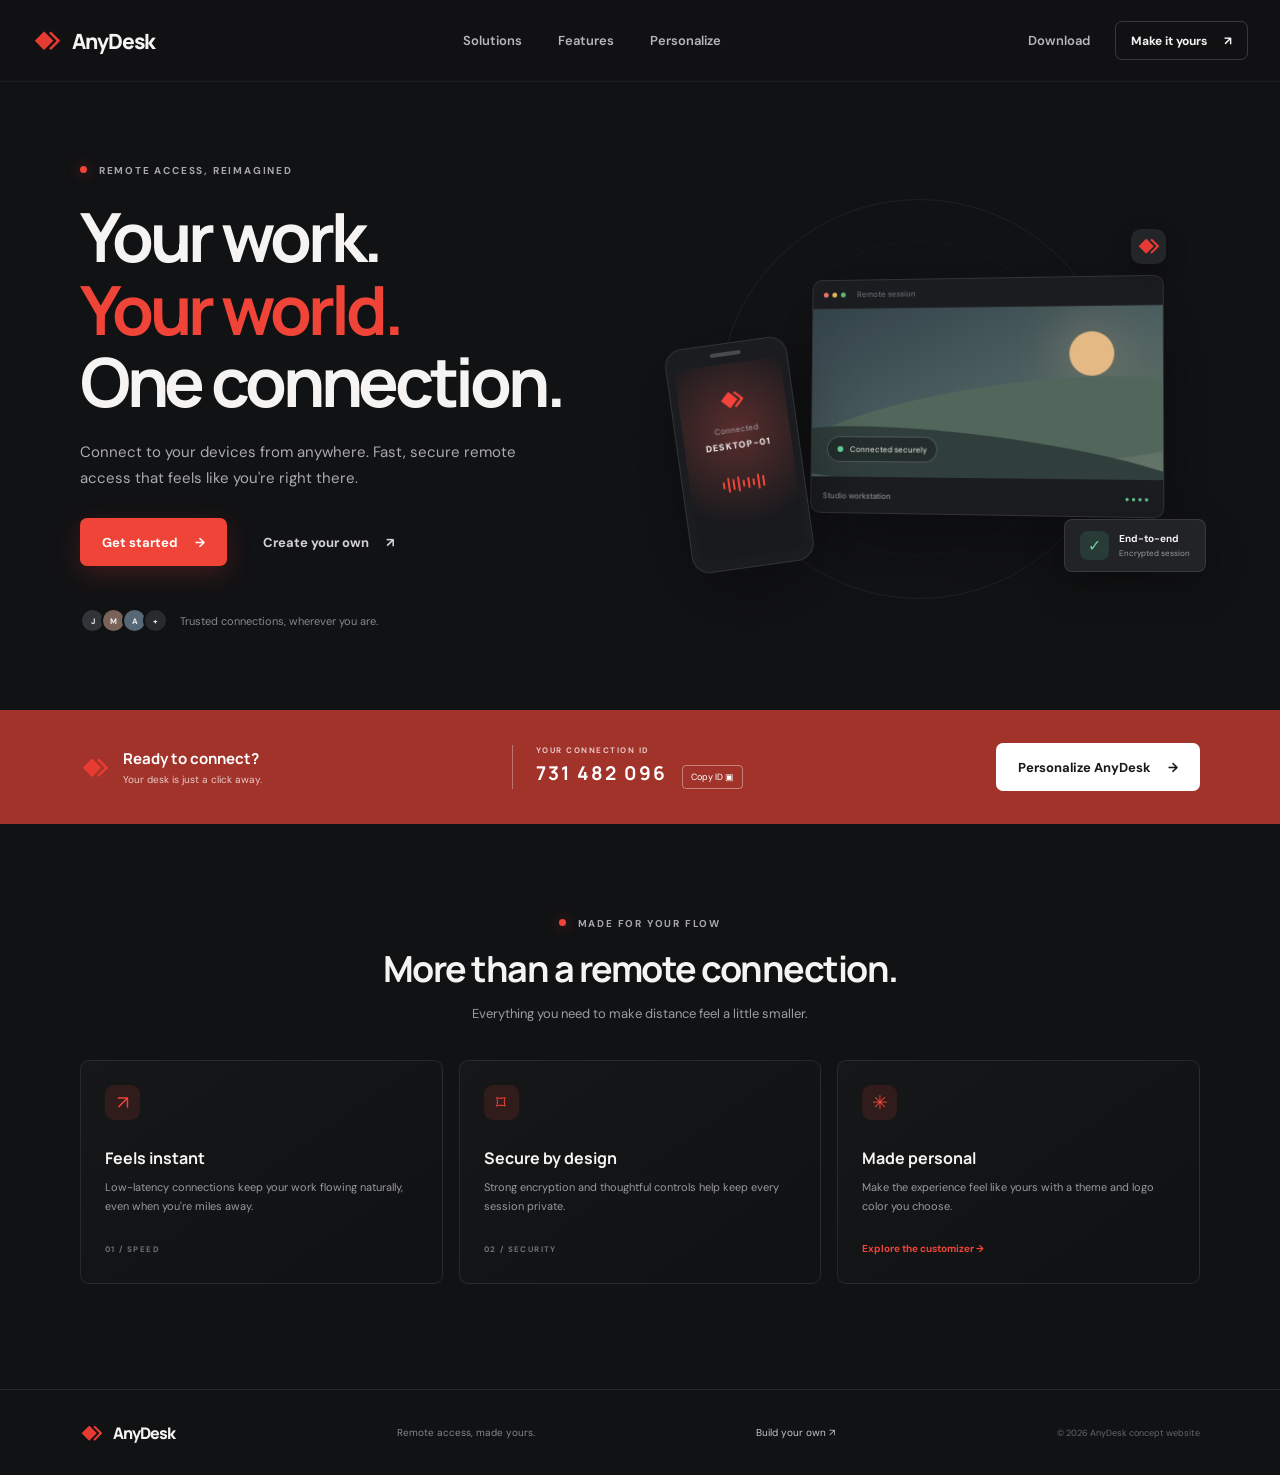
<file: index.html>
<!doctype html>
<html lang="en">
<head>
  <meta charset="utf-8">
  <meta name="viewport" content="width=device-width, initial-scale=1">
  <meta name="theme-color" content="#111214">
  <title>AnyDesk — Remote access made simple</title>
  <link rel="preconnect" href="https://fonts.googleapis.com">
  <link rel="preconnect" href="https://fonts.gstatic.com" crossorigin>
  <link href="https://fonts.googleapis.com/css2?family=DM+Sans:wght@400;500;600;700&family=Manrope:wght@400;500;600;700;800&display=swap" rel="stylesheet">
  <link rel="stylesheet" href="styles/style.css">
  <script src="scripts/script.js" defer></script>
</head>
<body>
  <header class="site-header">
    <a class="brand" href="index.html" aria-label="AnyDesk home">
      <img class="brand-mark" src="images/anydesk_logo.png" alt="" aria-hidden="true" style="object-fit: contain;">
      <span>AnyDesk</span>
    </a>
    <nav class="main-nav" aria-label="Main navigation">
      <a href="#solutions">Solutions</a>
      <a href="#features">Features</a>
      <a href="custom.html">Personalize</a>
    </nav>
    <div class="header-actions">
      <a class="text-link" href="#download">Download</a>
      <a class="button button-small button-outline" href="custom.html">Make it yours <span aria-hidden="true">↗</span></a>
    </div>
    <button class="menu-toggle" type="button" aria-label="Open navigation" aria-expanded="false">☰</button>
  </header>

  <main>
    <section class="hero section-wrap" id="solutions">
      <div class="hero-copy">
        <p class="eyebrow"><span class="eyebrow-dot"></span> REMOTE ACCESS, REIMAGINED</p>
        <h1>Your work.<br><span>Your world.</span><br>One connection.</h1>
        <p class="hero-description">Connect to your devices from anywhere. Fast, secure remote access that feels like you're right there.</p>
        <div class="hero-actions">
          <a class="button button-primary" href="#download">Get started <span aria-hidden="true">→</span></a>
          <a class="button button-quiet" href="custom.html">Create your own <span aria-hidden="true">↗</span></a>
        </div>
        <div class="trusted-line">
          <div class="mini-avatars" aria-hidden="true"><span>J</span><span>M</span><span>A</span><span>+</span></div>
          <p>Trusted connections, wherever you are.</p>
        </div>
      </div>
      <div class="hero-visual" aria-label="Illustration of connected devices">
        <div class="orbit orbit-one"></div>
        <div class="orbit orbit-two"></div>
        <div class="device-card laptop-card">
          <div class="window-top"><span></span><span></span><span></span><i>Remote session</i></div>
          <div class="desktop-scene">
            <div class="scene-sun"></div><div class="scene-hill scene-hill-back"></div><div class="scene-hill scene-hill-front"></div>
            <div class="scene-status"><span class="online-dot"></span> Connected securely</div>
          </div>
          <div class="device-footer"><span>Studio workstation</span><span class="signal">●●●●</span></div>
        </div>
        <div class="device-card phone-card">
          <div class="phone-speaker"></div>
          <div class="phone-screen">
            <img class="brand-mark phone-logo" src="images/anydesk_bezier.svg" alt="" aria-hidden="true" style="object-fit: contain;">
            <span>Connected</span><strong>DESKTOP-01</strong>
            <div class="phone-wave"><b></b><b></b><b></b><b></b><b></b><b></b><b></b><b></b><b></b></div>
          </div>
        </div>
        <div class="floating-badge"><span class="shield-icon">✓</span><span><b>End-to-end</b><small>Encrypted session</small></span></div>
        <div class="visual-brand" aria-hidden="true"><img class="brand-mark" src="images/anydesk_logo.png" alt="" aria-hidden="true" style="object-fit: contain;"></div>
      </div>
    </section>

    <section class="connection-strip" id="download">
      <div class="strip-inner">
        <div class="strip-brand">
          <img class="brand-mark" src="images/anydesk_logo.png" alt="" aria-hidden="true" style="object-fit: contain;">
          <span><b>Ready to connect?</b><small>Your desk is just a click away.</small></span>
        </div>
        <div class="connect-input">
          <span class="connection-label">YOUR CONNECTION ID</span>
          <strong id="connection-id">731 482 096</strong>
          <button class="copy-button" type="button" data-copy-id aria-label="Copy connection ID">Copy ID <span aria-hidden="true">▣</span></button>
        </div>
        <a class="button button-light" href="custom.html">Personalize AnyDesk <span aria-hidden="true">→</span></a>
      </div>
      <p class="copy-status" role="status" aria-live="polite"></p>
    </section>

    <section class="features section-wrap" id="features">
      <div class="section-heading">
        <p class="eyebrow"><span class="eyebrow-dot"></span> MADE FOR YOUR FLOW</p>
        <h2>More than a remote connection.</h2>
        <p>Everything you need to make distance feel a little smaller.</p>
      </div>
      <div class="feature-grid">
        <article class="feature-card">
          <span class="feature-icon speed-icon">↗</span>
          <h3>Feels instant</h3>
          <p>Low-latency connections keep your work flowing naturally, even when you're miles away.</p>
          <span class="feature-count">01 / SPEED</span>
        </article>
        <article class="feature-card">
          <span class="feature-icon lock-icon">⌑</span>
          <h3>Secure by design</h3>
          <p>Strong encryption and thoughtful controls help keep every session private.</p>
          <span class="feature-count">02 / SECURITY</span>
        </article>
        <article class="feature-card">
          <span class="feature-icon touch-icon">✳</span>
          <h3>Made personal</h3>
          <p>Make the experience feel like yours with a theme and logo color you choose.</p>
          <a class="feature-link" href="custom.html">Explore the customizer <span aria-hidden="true">→</span></a>
        </article>
      </div>
    </section>
  </main>

  <footer class="site-footer">
    <a class="brand footer-brand" href="index.html" aria-label="AnyDesk home">
      <img class="brand-mark" src="images/anydesk_logo.png" alt="" aria-hidden="true" style="object-fit: contain;">
      <span>AnyDesk</span>
    </a>
    <span>Remote access, made yours.</span>
    <a href="custom.html">Build your own <span aria-hidden="true">↗</span></a>
    <small>© 2026 AnyDesk concept website</small>
  </footer>
</body>
</html>
</file>
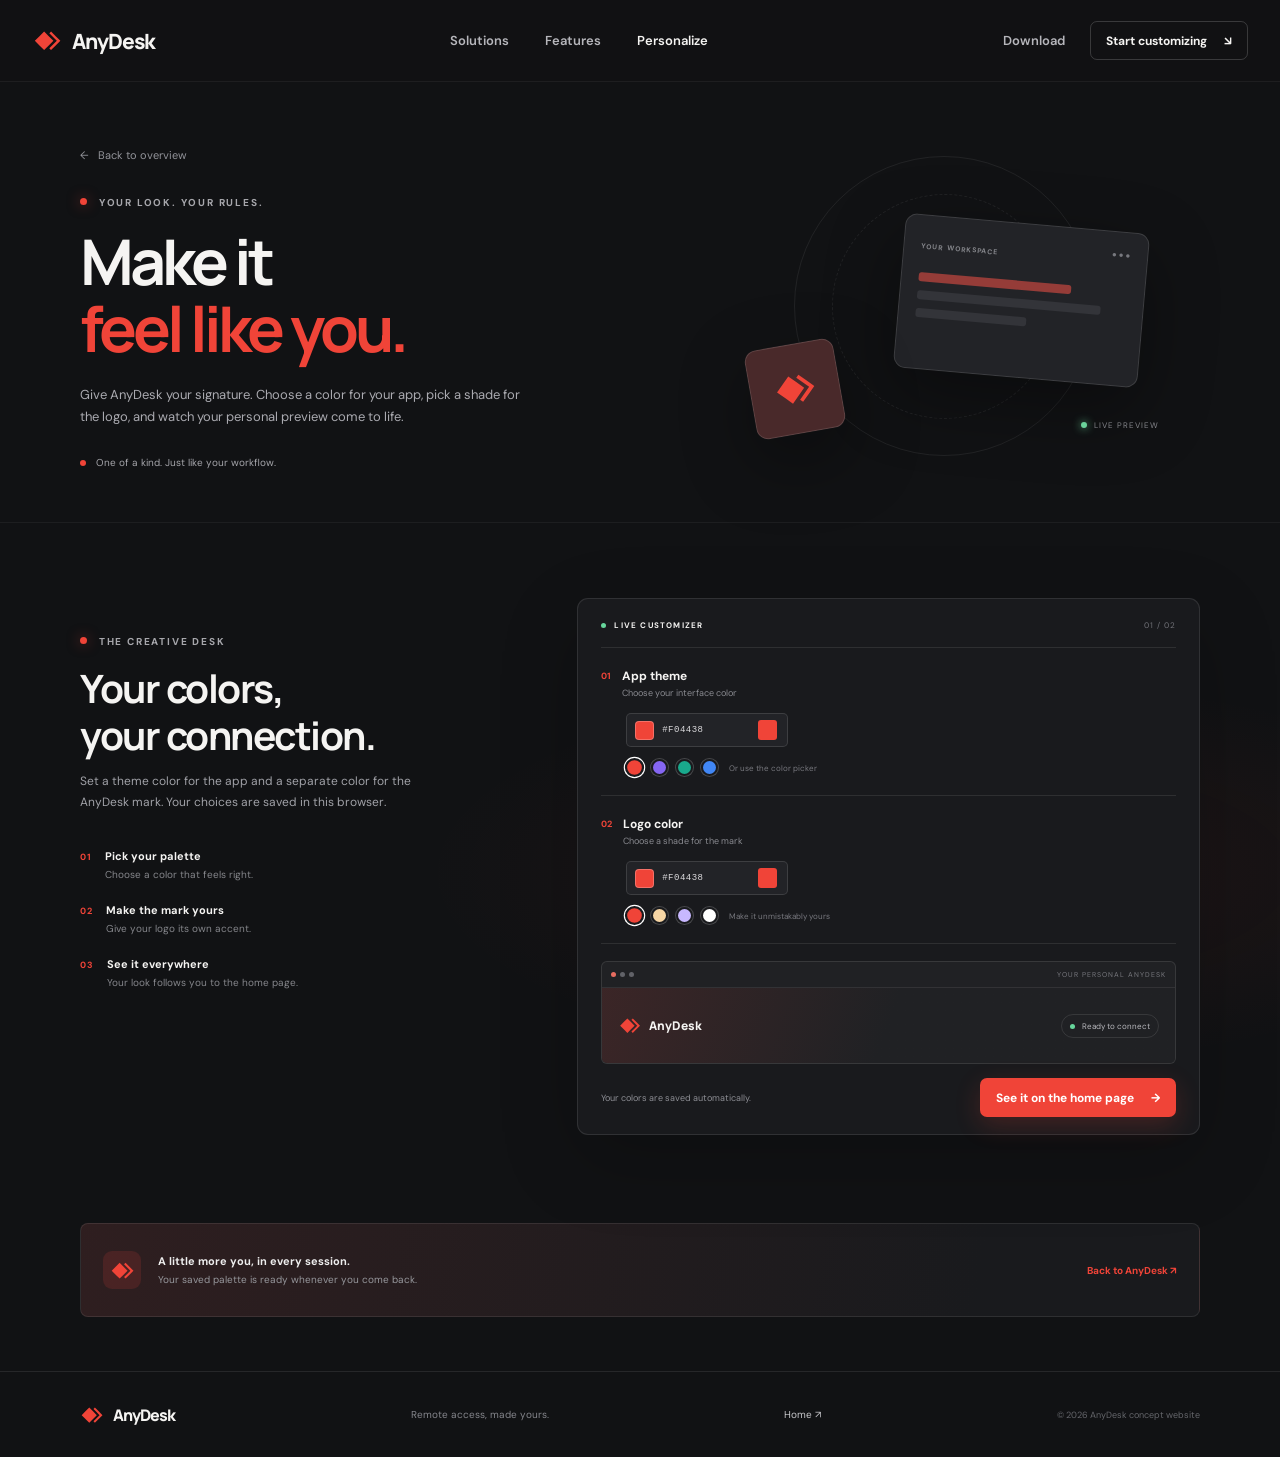
<file: custom.html>
<!doctype html>
<html lang="en">
<head>
  <meta charset="utf-8">
  <meta name="viewport" content="width=device-width, initial-scale=1">
  <meta name="theme-color" content="#111214">
  <title>Make AnyDesk yours — Personalize your experience</title>
  <link rel="preconnect" href="https://fonts.googleapis.com">
  <link rel="preconnect" href="https://fonts.gstatic.com" crossorigin>
  <link href="https://fonts.googleapis.com/css2?family=DM+Sans:wght@400;500;600;700&family=Manrope:wght@400;500;600;700;800&display=swap" rel="stylesheet">
  <link rel="stylesheet" href="styles/style.css">
  <script src="scripts/script.js" defer></script>
</head>
<body>
  <header class="site-header">
    <a class="brand" href="index.html" aria-label="AnyDesk home">
      <svg class="brand-mark" xmlns="http://www.w3.org/2000/svg" viewBox="0 0 554 554" aria-hidden="true">
  <path fill="currentColor" d="M 208,91 C 271.333,154.333 334.667,217.667 398,281 C 334.667,344.667 271.333,408.333 208,472 C 144.333,408.333 80.667,344.667 17,281 C 80.667,217.667 144.333,154.333 208,91 Z"/>
  <path fill="currentColor" d="M 350,91 C 413.667,154.333 477.333,217.667 541,281 C 477.333,344.667 413.667,408.333 350,472 C 338,460 326,448 314,436 C 365.333,384.333 416.667,332.667 468,281 C 416.667,230 365.333,179 314,128 C 326,115.667 338,103.333 350,91 Z"/>
</svg>
      <span>AnyDesk</span>
    </a>
    <nav class="main-nav" aria-label="Main navigation">
      <a href="index.html#solutions">Solutions</a>
      <a href="index.html#features">Features</a>
      <a class="active" href="custom.html" aria-current="page">Personalize</a>
    </nav>
    <div class="header-actions">
      <a class="text-link" href="index.html#download">Download</a>
      <a class="button button-small button-outline" href="#customizer">Start customizing <span aria-hidden="true">↘</span></a>
    </div>
    <button class="menu-toggle" type="button" aria-label="Open navigation" aria-expanded="false">☰</button>
  </header>

  <main class="custom-page">
    <section class="custom-intro section-wrap">
      <div>
        <a class="back-link" href="index.html"><span aria-hidden="true">←</span> Back to overview</a>
        <p class="eyebrow"><span class="eyebrow-dot"></span> YOUR LOOK. YOUR RULES.</p>
        <h1>Make it<br><span>feel like you.</span></h1>
        <p class="hero-description">Give AnyDesk your signature. Choose a color for your app, pick a shade for the logo, and watch your personal preview come to life.</p>
        <div class="intro-brand"><span>One of a kind. Just like your workflow.</span></div>
      </div>
      <div class="custom-hero-art" aria-hidden="true">
        <div class="art-ring ring-a"></div><div class="art-ring ring-b"></div>
        <div class="art-tile tile-dark"><span>YOUR WORKSPACE</span><i>● ● ●</i><div class="tile-lines"><b></b><b></b><b></b></div></div>
        <div class="art-tile tile-color"><svg class="brand-mark" xmlns="http://www.w3.org/2000/svg" viewBox="0 0 554 554" aria-hidden="true">
  <path fill="currentColor" d="M 208,91 C 271.333,154.333 334.667,217.667 398,281 C 334.667,344.667 271.333,408.333 208,472 C 144.333,408.333 80.667,344.667 17,281 C 80.667,217.667 144.333,154.333 208,91 Z"/>
  <path fill="currentColor" d="M 350,91 C 413.667,154.333 477.333,217.667 541,281 C 477.333,344.667 413.667,408.333 350,472 C 338,460 326,448 314,436 C 365.333,384.333 416.667,332.667 468,281 C 416.667,230 365.333,179 314,128 C 326,115.667 338,103.333 350,91 Z"/>
</svg></div>
        <div class="art-label"><span></span> LIVE PREVIEW</div>
      </div>
    </section>

    <section class="customizer-section" id="customizer">
      <div class="customizer-layout section-wrap">
        <div class="customizer-copy">
          <p class="eyebrow"><span class="eyebrow-dot"></span> THE CREATIVE DESK</p>
          <h2>Your colors,<br>your connection.</h2>
          <p>Set a theme color for the app and a separate color for the AnyDesk mark. Your choices are saved in this browser.</p>
          <div class="steps">
            <div class="step"><span>01</span><p><b>Pick your palette</b><small>Choose a color that feels right.</small></p></div>
            <div class="step"><span>02</span><p><b>Make the mark yours</b><small>Give your logo its own accent.</small></p></div>
            <div class="step"><span>03</span><p><b>See it everywhere</b><small>Your look follows you to the home page.</small></p></div>
          </div>
        </div>
        <div class="customizer-panel">
          <div class="panel-top"><span class="panel-live"><i></i> LIVE CUSTOMIZER</span><span class="panel-counter">01 / 02</span></div>
          <div class="color-control">
            <div class="control-heading"><span class="control-number">01</span><div><h3>App theme</h3><p>Choose your interface color</p></div></div>
            <label class="color-picker-row" for="theme-color"><span class="color-swatch theme-swatch"></span><span class="color-value" id="theme-value">#F04438</span><input id="theme-color" type="color" value="#F04438" aria-label="Choose app theme color"></label>
            <div class="preset-row" aria-label="Theme color presets">
              <button type="button" class="preset preset-coral" data-theme="#F04438" aria-label="Coral theme" aria-pressed="true"></button>
              <button type="button" class="preset preset-violet" data-theme="#8566F2" aria-label="Violet theme" aria-pressed="false"></button>
              <button type="button" class="preset preset-mint" data-theme="#19A98C" aria-label="Mint theme" aria-pressed="false"></button>
              <button type="button" class="preset preset-blue" data-theme="#4187F5" aria-label="Blue theme" aria-pressed="false"></button>
              <span class="preset-hint">Or use the color picker</span>
            </div>
          </div>
          <div class="color-control logo-control">
            <div class="control-heading"><span class="control-number">02</span><div><h3>Logo color</h3><p>Choose a shade for the mark</p></div></div>
            <label class="color-picker-row" for="logo-color"><span class="color-swatch logo-swatch"></span><span class="color-value" id="logo-value">#F04438</span><input id="logo-color" type="color" value="#F04438" aria-label="Choose AnyDesk logo color"></label>
            <div class="preset-row" aria-label="Logo color presets">
              <button type="button" class="preset preset-coral" data-logo="#F04438" aria-label="Coral logo" aria-pressed="true"></button>
              <button type="button" class="preset preset-cream" data-logo="#F7D6A4" aria-label="Cream logo" aria-pressed="false"></button>
              <button type="button" class="preset preset-lilac" data-logo="#C8B8FF" aria-label="Lilac logo" aria-pressed="false"></button>
              <button type="button" class="preset preset-white" data-logo="#FFFFFF" aria-label="White logo" aria-pressed="false"></button>
              <span class="preset-hint">Make it unmistakably yours</span>
            </div>
          </div>
          <div class="panel-preview">
            <div class="preview-bar"><span></span><span></span><span></span><small>YOUR PERSONAL ANYDESK</small></div>
            <div class="preview-content">
              <div class="preview-app-mark"><svg class="brand-mark" xmlns="http://www.w3.org/2000/svg" viewBox="0 0 554 554" aria-hidden="true">
  <path fill="currentColor" d="M 208,91 C 271.333,154.333 334.667,217.667 398,281 C 334.667,344.667 271.333,408.333 208,472 C 144.333,408.333 80.667,344.667 17,281 C 80.667,217.667 144.333,154.333 208,91 Z"/>
  <path fill="currentColor" d="M 350,91 C 413.667,154.333 477.333,217.667 541,281 C 477.333,344.667 413.667,408.333 350,472 C 338,460 326,448 314,436 C 365.333,384.333 416.667,332.667 468,281 C 416.667,230 365.333,179 314,128 C 326,115.667 338,103.333 350,91 Z"/>
</svg><span>AnyDesk</span></div>
              <span class="preview-badge"><i></i> Ready to connect</span>
            </div>
          </div>
          <div class="panel-bottom"><p class="save-status" role="status" aria-live="polite">Your colors are saved automatically.</p><a class="button button-primary button-small" href="index.html">See it on the home page <span aria-hidden="true">→</span></a></div>
        </div>
      </div>
    </section>
    <section class="custom-note section-wrap">
      <div class="note-brand">
        <svg class="brand-mark" xmlns="http://www.w3.org/2000/svg" viewBox="0 0 554 554" aria-hidden="true">
  <path fill="currentColor" d="M 208,91 C 271.333,154.333 334.667,217.667 398,281 C 334.667,344.667 271.333,408.333 208,472 C 144.333,408.333 80.667,344.667 17,281 C 80.667,217.667 144.333,154.333 208,91 Z"/>
  <path fill="currentColor" d="M 350,91 C 413.667,154.333 477.333,217.667 541,281 C 477.333,344.667 413.667,408.333 350,472 C 338,460 326,448 314,436 C 365.333,384.333 416.667,332.667 468,281 C 416.667,230 365.333,179 314,128 C 326,115.667 338,103.333 350,91 Z"/>
</svg>
      </div>
      <p><b>A little more you, in every session.</b><br>Your saved palette is ready whenever you come back.</p>
      <a href="index.html">Back to AnyDesk <span aria-hidden="true">↗</span></a>
    </section>
  </main>

  <footer class="site-footer">
    <a class="brand footer-brand" href="index.html" aria-label="AnyDesk home">
      <svg class="brand-mark" xmlns="http://www.w3.org/2000/svg" viewBox="0 0 554 554" aria-hidden="true">
  <path fill="currentColor" d="M 208,91 C 271.333,154.333 334.667,217.667 398,281 C 334.667,344.667 271.333,408.333 208,472 C 144.333,408.333 80.667,344.667 17,281 C 80.667,217.667 144.333,154.333 208,91 Z"/>
  <path fill="currentColor" d="M 350,91 C 413.667,154.333 477.333,217.667 541,281 C 477.333,344.667 413.667,408.333 350,472 C 338,460 326,448 314,436 C 365.333,384.333 416.667,332.667 468,281 C 416.667,230 365.333,179 314,128 C 326,115.667 338,103.333 350,91 Z"/>
</svg>
      <span>AnyDesk</span>
    </a>
    <span>Remote access, made yours.</span>
    <a href="index.html">Home <span aria-hidden="true">↗</span></a>
    <small>© 2026 AnyDesk concept website</small>
  </footer>
</body>
</html>
</file>
<file: styles/style.css>
:root {
  color-scheme: dark;
  --page: #111214;
  --surface: #191a1d;
  --surface-raised: #202124;
  --text: #f5f4f2;
  --muted: #9c9da3;
  --line: rgba(255,255,255,.09);
  --brand: #f04438;
  --logo-color: #f04438;
  --strip: #f04438;
  --preview-surface: #202124;
  font-family: "DM Sans", sans-serif;
  background: var(--page);
  color: var(--text);
  scroll-behavior: smooth;
}

* { box-sizing: border-box; }
body { margin: 0; min-width: 320px; background: var(--page); }
a { color: inherit; text-decoration: none; }
button, input { font: inherit; }
button { color: inherit; }
.section-wrap { width: min(1120px, calc(100% - 64px)); margin-inline: auto; }

.site-header { height: 82px; padding: 0 max(32px, calc((100vw - 1280px) / 2)); display: flex; align-items: center; justify-content: space-between; border-bottom: 1px solid rgba(255,255,255,.055); background: rgba(17,18,20,.94); position: relative; z-index: 5; }
.brand { display: inline-flex; align-items: center; gap: 9px; font-family: "Manrope", sans-serif; font-size: 21px; font-weight: 800; letter-spacing: -1px; }
.brand-mark { width: 31px; height: 27px; color: var(--logo-color); flex: 0 0 auto; }
.main-nav, .header-actions { display: flex; align-items: center; gap: 36px; }
.main-nav a, .text-link { font-size: 13px; font-weight: 600; color: #b6b6bb; transition: color .2s ease; }
.main-nav a:hover, .main-nav a.active, .text-link:hover { color: var(--text); }
.header-actions { gap: 25px; }
.button { min-height: 48px; padding: 0 21px; display: inline-flex; justify-content: center; align-items: center; gap: 17px; border-radius: 7px; border: 1px solid transparent; font-size: 13px; font-weight: 700; transition: transform .2s ease, background .2s ease, border-color .2s ease; }
.button:hover { transform: translateY(-2px); }
.button-small { min-height: 39px; padding: 0 15px; font-size: 12px; }
.button-primary { background: var(--brand); color: #fff; box-shadow: 0 8px 26px color-mix(in srgb, var(--brand) 20%, transparent); }
.button-primary:hover { background: color-mix(in srgb, var(--brand) 88%, white); }
.button-outline { border-color: rgba(255,255,255,.17); background: transparent; }
.button-outline:hover { border-color: var(--brand); }
.button-quiet { color: #d3d2d3; }
.button-light { background: #fff; color: #171719; }
.menu-toggle { display: none; border: 0; background: none; font-size: 22px; }

.hero { min-height: 592px; padding-block: 82px 77px; display: grid; grid-template-columns: 1fr 1.08fr; align-items: center; gap: 38px; }
.eyebrow { margin: 0 0 23px; color: #a7a7ac; font-size: 10px; font-weight: 700; letter-spacing: 1.8px; }
.eyebrow-dot { width: 7px; height: 7px; margin-right: 8px; display: inline-block; border-radius: 50%; background: var(--brand); box-shadow: 0 0 13px color-mix(in srgb, var(--brand) 50%, transparent); vertical-align: 1px; }
h1, h2, h3, p { margin-top: 0; }
.hero h1, .custom-intro h1 { margin-bottom: 21px; font-family: "Manrope", sans-serif; font-size: clamp(48px, 5.3vw, 69px); line-height: 1.07; letter-spacing: -4px; font-weight: 700; }
.hero h1 span, .custom-intro h1 span { color: var(--brand); }
.hero-description { max-width: 440px; margin-bottom: 27px; color: #aaaab0; font-size: 15px; line-height: 1.75; }
.hero-actions { display: flex; align-items: center; gap: 14px; }
.trusted-line { margin-top: 42px; display: flex; align-items: center; gap: 12px; color: #87888e; font-size: 11px; }
.trusted-line p { margin: 0; }
.mini-avatars { display: flex; padding-left: 4px; }
.mini-avatars span { width: 25px; height: 25px; margin-left: -4px; display: grid; place-items: center; border: 2px solid var(--page); border-radius: 50%; background: #33343a; color: #eee; font-size: 8px; font-weight: 700; }
.mini-avatars span:nth-child(2) { background: #796358; }.mini-avatars span:nth-child(3) { background: #566875; }.mini-avatars span:nth-child(4) { background: #292a2e; }

.hero-visual { position: relative; min-height: 400px; display: grid; place-items: center; }
.orbit { position: absolute; width: 400px; height: 400px; border: 1px solid rgba(255,255,255,.06); border-radius: 50%; }
.orbit-two { width: 315px; height: 315px; border-style: dashed; opacity: .7; }
.device-card { position: absolute; overflow: hidden; border: 1px solid rgba(255,255,255,.1); background: #1b1c20; border-radius: 10px; box-shadow: 0 24px 80px rgba(0,0,0,.4); }
.laptop-card { width: min(355px, 78%); height: 238px; right: 7%; top: 78px; transform: perspective(900px) rotateY(-7deg) rotateX(2deg); }
.window-top { height: 29px; padding: 0 11px; display: flex; align-items: center; gap: 4px; border-bottom: 1px solid rgba(255,255,255,.06); color: #777980; }
.window-top > span { width: 5px; height: 5px; border-radius: 50%; background: #66676a; }
.window-top > span:first-child { background: #ec776b; }.window-top > span:nth-child(2) { background: #e6b955; }.window-top > span:nth-child(3) { background: #65b77a; }
.window-top i { margin-left: 8px; font-size: 8px; font-style: normal; }
.desktop-scene { height: 171px; position: relative; overflow: hidden; background: linear-gradient(155deg,#33424a,#4c5f60 52%,#657768); }
.scene-sun { position: absolute; right: 47px; top: 25px; width: 44px; height: 44px; border-radius: 50%; background: #e5b983; box-shadow: 0 0 48px 14px rgba(238,192,132,.18); }
.scene-hill { position: absolute; width: 120%; height: 90px; left: -9%; border-radius: 50% 50% 0 0; }
.scene-hill-back { bottom: 1px; background: #52665c; transform: rotate(-9deg); }
.scene-hill-front { height: 61px; bottom: -19px; background: #303e3c; transform: rotate(7deg); }
.scene-status { position: absolute; z-index: 1; bottom: 15px; left: 16px; padding: 7px 10px; border: 1px solid rgba(255,255,255,.2); border-radius: 20px; background: rgba(20,25,26,.42); font-size: 8px; }
.online-dot, .panel-live i, .preview-badge i { width: 6px; height: 6px; margin-right: 5px; display: inline-block; border-radius: 50%; background: #67d69c; }
.device-footer { height: 37px; padding: 0 12px; display: flex; align-items: center; justify-content: space-between; color: #a3a3a7; font-size: 8px; }
.signal { color: #70d7a2; letter-spacing: 2px; font-size: 7px; }
.phone-card { width: 123px; height: 226px; left: 7%; top: 143px; padding: 7px; border-radius: 18px; transform: rotate(-8deg); }
.phone-speaker { width: 31px; height: 4px; margin: 1px auto 8px; border-radius: 4px; background: #494a4d; }
.phone-screen { height: 194px; display: flex; align-items: center; flex-direction: column; padding-top: 24px; border-radius: 11px; background: radial-gradient(circle at 50% 35%, color-mix(in srgb, var(--brand) 27%, #232428), #191a1d 68%); }
.phone-logo { width: 28px; height: 24px; margin-bottom: 13px; }
.phone-screen > span { color: #a4a4a9; font-size: 8px; }.phone-screen strong { margin-top: 5px; font-size: 9px; letter-spacing: 1px; }
.phone-wave { margin-top: 22px; height: 21px; display: flex; align-items: center; gap: 3px; }
.phone-wave b { width: 2px; height: 7px; border-radius: 2px; background: var(--brand); }.phone-wave b:nth-child(2n) { height: 15px; }.phone-wave b:nth-child(3n) { height: 11px; }
.floating-badge { position: absolute; z-index: 2; right: -1%; bottom: 27px; padding: 11px 15px; display: flex; align-items: center; gap: 10px; border: 1px solid rgba(255,255,255,.1); border-radius: 8px; background: #222327; box-shadow: 0 14px 40px rgba(0,0,0,.3); }
.shield-icon { width: 29px; height: 29px; display: grid; place-items: center; border-radius: 8px; background: rgba(87,207,147,.14); color: #69d29b; font-size: 16px; }
.floating-badge b, .floating-badge small { display: block; }.floating-badge b { font-size: 10px; }.floating-badge small { margin-top: 3px; color: #9a9ba0; font-size: 8px; }
.visual-brand { position: absolute; top: 30px; right: 6%; width: 35px; height: 35px; display: grid; place-items: center; border-radius: 10px; background: #242529; box-shadow: 0 7px 22px rgba(0,0,0,.3); }.visual-brand .brand-mark { width: 22px; }

.connection-strip { position: relative; background: color-mix(in srgb, var(--strip) 65%, #111214); color: white; }
.strip-inner { width: min(1120px, calc(100% - 64px)); min-height: 114px; margin-inline: auto; display: flex; align-items: center; justify-content: space-between; gap: 25px; }
.strip-brand { display: flex; align-items: center; gap: 13px; }.strip-brand .brand-mark { width: 30px; color: #fff; }
.strip-brand b, .strip-brand small { display: block; }.strip-brand b { font-family: "Manrope", sans-serif; font-size: 15px; }.strip-brand small { margin-top: 4px; color: rgba(255,255,255,.75); font-size: 10px; }
.connect-input { min-width: 235px; padding-left: 23px; border-left: 1px solid rgba(255,255,255,.32); position: relative; }
.connection-label { display: block; color: rgba(255,255,255,.72); font-size: 8px; font-weight: 700; letter-spacing: 1.5px; }
.connect-input strong { display: inline-block; margin-top: 5px; font-family: "Manrope", sans-serif; font-size: 19px; letter-spacing: 2px; }
.copy-button { margin-left: 11px; padding: 5px 8px; border: 1px solid rgba(255,255,255,.38); border-radius: 4px; background: transparent; font-size: 9px; cursor: pointer; }
.copy-button:hover { background: rgba(255,255,255,.14); }.copy-status { position: absolute; bottom: 1px; left: 50%; margin: 0; font-size: 10px; transform: translateX(-50%); }
.features { padding-block: 93px 105px; }
.section-heading { margin-bottom: 38px; text-align: center; }.section-heading .eyebrow { margin-bottom: 14px; }
.section-heading h2, .customizer-copy h2 { margin-bottom: 12px; font-family: "Manrope", sans-serif; font-size: 36px; letter-spacing: -1.5px; }
.section-heading > p:last-child { color: var(--muted); font-size: 13px; }
.feature-grid { display: grid; grid-template-columns: repeat(3, 1fr); gap: 16px; }
.feature-card { min-height: 224px; padding: 24px; border: 1px solid var(--line); border-radius: 9px; background: linear-gradient(145deg,rgba(255,255,255,.025),transparent); }
.feature-icon { width: 35px; height: 35px; margin-bottom: 27px; display: grid; place-items: center; border-radius: 9px; background: color-mix(in srgb, var(--brand) 13%, transparent); color: var(--brand); font-size: 19px; }
.feature-card h3 { margin-bottom: 9px; font-family: "Manrope", sans-serif; font-size: 16px; }.feature-card p { margin-bottom: 20px; color: #999aa0; font-size: 11px; line-height: 1.7; }
.feature-count { color: #707177; font-size: 8px; font-weight: 700; letter-spacing: 1.4px; }.feature-link { color: var(--brand); font-size: 10px; font-weight: 700; }
.site-footer { min-height: 86px; padding: 20px max(32px, calc((100vw - 1120px) / 2)); display: flex; align-items: center; justify-content: space-between; gap: 20px; border-top: 1px solid var(--line); color: #85868c; font-size: 10px; }
.footer-brand { color: var(--text); font-size: 16px; }.footer-brand .brand-mark { width: 24px; height: 22px; }.site-footer > a:not(.brand) { color: #c6c6ca; }.site-footer small { color: #65666b; font-size: 9px; }

.custom-intro { min-height: 440px; padding-block: 52px 44px; display: grid; grid-template-columns: 1fr .9fr; align-items: center; gap: 40px; }
.back-link { display: inline-block; margin-bottom: 34px; color: #929399; font-size: 11px; }.back-link span { margin-right: 6px; }
.custom-intro .eyebrow { margin-bottom: 19px; }.custom-intro h1 { font-size: clamp(48px, 5vw, 63px); }.custom-intro .hero-description { max-width: 455px; font-size: 13px; }
.intro-brand { display: flex; align-items: center; gap: 10px; color: #a5a5aa; font-size: 10px; }.intro-brand::before { width: 6px; height: 6px; border-radius: 50%; background: var(--brand); content: ""; }
.custom-hero-art { min-height: 325px; position: relative; display: grid; place-items: center; }
.art-ring { width: 300px; height: 300px; position: absolute; border: 1px solid rgba(255,255,255,.07); border-radius: 50%; }.ring-b { width: 225px; height: 225px; border-style: dashed; }
.art-tile { position: absolute; border: 1px solid rgba(255,255,255,.12); border-radius: 12px; box-shadow: 0 25px 70px rgba(0,0,0,.35); }
.tile-dark { width: 245px; height: 155px; padding: 17px; right: 11%; top: 79px; background: #222327; transform: rotate(5deg); }.tile-dark > span { color: #85868b; font-size: 7px; font-weight: 700; letter-spacing: 1.1px; }.tile-dark i { float: right; color: #77787e; font-size: 8px; font-style: normal; }
.tile-lines { margin-top: 19px; }.tile-lines b { height: 9px; margin: 9px 0; display: block; border-radius: 3px; background: #333439; }.tile-lines b:first-child { width: 73%; background: color-mix(in srgb, var(--brand) 52%, #333439); }.tile-lines b:nth-child(2) { width: 88%; }.tile-lines b:nth-child(3) { width: 53%; }
.tile-color { width: 90px; height: 90px; left: 12%; bottom: 35px; display: grid; place-items: center; background: color-mix(in srgb, var(--brand) 19%, #222327); transform: rotate(-10deg); }.tile-color .brand-mark { width: 47px; height: 40px; }
.art-label { position: absolute; right: 8%; bottom: 39px; display: flex; align-items: center; gap: 7px; color: #85868b; font-size: 8px; letter-spacing: 1px; }.art-label span { width: 6px; height: 6px; border-radius: 50%; background: #6bd39b; box-shadow: 0 0 9px #6bd39b; }
.customizer-section { padding-block: 75px 88px; border-top: 1px solid rgba(255,255,255,.05); background: radial-gradient(ellipse at 76% 50%, color-mix(in srgb, var(--brand) 7%, transparent), transparent 40%); }
.customizer-layout { display: grid; grid-template-columns: .8fr 1.2fr; align-items: start; gap: 82px; }
.customizer-copy { padding-top: 37px; }.customizer-copy .eyebrow { margin-bottom: 17px; }.customizer-copy h2 { font-size: 39px; line-height: 1.2; }.customizer-copy > p:not(.eyebrow) { max-width: 340px; color: #a0a1a7; font-size: 12px; line-height: 1.8; }
.steps { margin-top: 35px; }.step { margin-top: 22px; display: flex; align-items: flex-start; gap: 13px; }.step > span { padding-top: 2px; color: var(--brand); font-size: 9px; font-weight: 700; letter-spacing: 1px; }.step p, .step b, .step small { display: block; }.step p { margin: 0; }.step b { font-size: 11px; }.step small { margin-top: 5px; color: #85868b; font-size: 10px; }
.customizer-panel { padding: 21px 23px 17px; border: 1px solid rgba(255,255,255,.1); border-radius: 11px; background: #191a1d; box-shadow: 0 25px 80px rgba(0,0,0,.2); }
.panel-top { display: flex; align-items: center; justify-content: space-between; padding-bottom: 17px; border-bottom: 1px solid var(--line); }.panel-live { font-size: 8px; font-weight: 700; letter-spacing: 1.2px; }.panel-live i { width: 5px; height: 5px; }.panel-counter { color: #717278; font-size: 8px; letter-spacing: 1px; }
.color-control { padding-block: 20px 19px; border-bottom: 1px solid var(--line); }.control-heading { display: flex; align-items: flex-start; gap: 11px; }.control-number { padding-top: 2px; color: var(--brand); font-size: 9px; font-weight: 700; }.control-heading h3 { margin-bottom: 3px; font-size: 12px; }.control-heading p { margin: 0; color: #898a90; font-size: 9px; }
.color-picker-row { width: fit-content; min-width: 162px; height: 34px; margin: 14px 0 12px 25px; padding: 4px 8px; display: flex; align-items: center; gap: 8px; border: 1px solid rgba(255,255,255,.12); border-radius: 5px; background: #222327; cursor: pointer; }
.color-swatch { width: 19px; height: 19px; border: 1px solid rgba(255,255,255,.24); border-radius: 4px; background: var(--brand); }.logo-swatch { background: var(--logo-color); }.color-value { flex: 1; color: #dbdadd; font-family: monospace; font-size: 9px; letter-spacing: .5px; }
.color-picker-row input { width: 23px; height: 24px; padding: 0; border: 0; background: transparent; cursor: pointer; }.color-picker-row input::-webkit-color-swatch-wrapper { padding: 2px; }.color-picker-row input::-webkit-color-swatch { border: 0; border-radius: 3px; }
.preset-row { margin-left: 25px; display: flex; align-items: center; gap: 8px; }.preset { width: 17px; height: 17px; padding: 0; border: 2px solid #191a1d; border-radius: 50%; box-shadow: 0 0 0 1px rgba(255,255,255,.2); cursor: pointer; transition: transform .15s, box-shadow .15s; }.preset:hover, .preset[aria-pressed="true"] { transform: scale(1.13); box-shadow: 0 0 0 1px white; }
.preset-coral { background: #f04438; }.preset-violet { background: #8566f2; }.preset-mint { background: #19a98c; }.preset-blue { background: #4187f5; }.preset-cream { background: #f7d6a4; }.preset-lilac { background: #c8b8ff; }.preset-white { background: #fff; }
.preset-hint { margin-left: 3px; color: #77787e; font-size: 8px; }
.panel-preview { margin-top: 17px; overflow: hidden; border: 1px solid rgba(255,255,255,.1); border-radius: 6px; background: #202124; }.preview-bar { height: 26px; padding: 0 9px; display: flex; align-items: center; gap: 4px; border-bottom: 1px solid rgba(255,255,255,.08); }.preview-bar > span { width: 5px; height: 5px; border-radius: 50%; background: #616268; }.preview-bar > span:first-child { background: #e66c60; }.preview-bar small { margin-left: auto; color: #77787e; font-size: 7px; letter-spacing: 1px; }
.preview-content { min-height: 75px; padding: 14px 16px; display: flex; align-items: center; justify-content: space-between; background: linear-gradient(110deg,color-mix(in srgb, var(--brand) 13%, #202124),#202124 50%); }.preview-app-mark { display: flex; align-items: center; gap: 7px; font-family: "Manrope", sans-serif; font-size: 12px; font-weight: 800; }.preview-app-mark .brand-mark { width: 24px; height: 21px; }.preview-badge { padding: 6px 8px; border: 1px solid rgba(255,255,255,.1); border-radius: 30px; color: #b9b9be; font-size: 8px; }.preview-badge i { width: 5px; height: 5px; }
.panel-bottom { padding-top: 14px; display: flex; align-items: center; justify-content: space-between; gap: 10px; }.save-status { margin: 0; color: #8d8e94; font-size: 9px; }.panel-bottom .button { flex: 0 0 auto; }
.custom-note { min-height: 94px; margin-bottom: 54px; padding: 18px 22px; display: flex; align-items: center; gap: 17px; border: 1px solid var(--line); border-radius: 8px; background: linear-gradient(100deg,color-mix(in srgb, var(--brand) 10%, #191a1d),#191a1d 80%); }.note-brand { width: 38px; height: 38px; display: grid; place-items: center; border-radius: 9px; background: color-mix(in srgb, var(--brand) 14%, transparent); }.note-brand .brand-mark { width: 23px; }.custom-note p { flex: 1; margin: 0; color: #96979c; font-size: 10px; line-height: 1.7; }.custom-note p b { color: #eee; font-size: 11px; }.custom-note > a { color: var(--brand); font-size: 10px; font-weight: 700; }

@media (max-width: 850px) {
  .site-header { height: 72px; padding-inline: 25px; }.main-nav { gap: 20px; }.header-actions { gap: 14px; }
  .section-wrap, .strip-inner { width: min(100% - 48px, 700px); }
  .hero { grid-template-columns: 1fr 1fr; gap: 12px; padding-block: 62px; }.hero h1 { font-size: 52px; }.hero-visual { transform: scale(.9); }
  .strip-inner { flex-wrap: wrap; padding-block: 23px; }.strip-brand { flex: 1; }.connect-input { min-width: 215px; }.button-light { order: 3; margin-inline: auto; }
  .customizer-layout { gap: 38px; grid-template-columns: .75fr 1.25fr; }.customizer-copy h2 { font-size: 33px; }.customizer-panel { padding-inline: 17px; }
  .custom-intro { gap: 10px; }.custom-hero-art { transform: scale(.88); }
}
@media (max-width: 620px) {
  .site-header { padding-inline: 20px; }.brand { font-size: 19px; }.main-nav, .header-actions { display: none; }.menu-toggle { display: block; }
  .site-header.nav-open { height: auto; min-height: 72px; flex-wrap: wrap; padding-block: 19px; }.site-header.nav-open .main-nav { width: 100%; padding: 18px 0 4px; display: flex; flex-direction: column; align-items: flex-start; gap: 18px; }.site-header.nav-open .header-actions { width: 100%; padding-top: 16px; display: flex; }
  .section-wrap, .strip-inner { width: calc(100% - 40px); }
  .hero { padding-block: 52px 30px; display: flex; flex-direction: column; align-items: stretch; }.hero h1, .custom-intro h1 { font-size: 51px; letter-spacing: -3px; }.hero-description { font-size: 13px; }.trusted-line { margin-top: 29px; }
  .hero-visual { min-height: 330px; margin-top: -1px; transform: scale(.85); transform-origin: center top; }.laptop-card { top: 50px; }.phone-card { top: 117px; }.floating-badge { bottom: 3px; right: 0; }.visual-brand { top: 1px; }
  .strip-inner { justify-content: flex-start; gap: 21px; }.strip-brand { flex-basis: 100%; }.connect-input { min-width: 0; padding-left: 0; border-left: 0; }.connect-input strong { font-size: 17px; }.copy-button { margin-left: 4px; }.button-light { order: 0; margin-left: auto; padding-inline: 12px; gap: 7px; font-size: 10px; }
  .features { padding-block: 65px; }.section-heading h2 { font-size: 28px; }.feature-grid { grid-template-columns: 1fr; gap: 10px; }.feature-card { min-height: 0; padding: 20px; }.feature-icon { margin-bottom: 17px; }.feature-card p { margin-bottom: 13px; }
  .site-footer { padding: 22px 20px; flex-wrap: wrap; }.site-footer > span { display: none; }.site-footer small { margin-left: auto; }
  .custom-intro { padding-block: 34px 20px; display: flex; flex-direction: column; align-items: stretch; gap: 0; }.back-link { margin-bottom: 28px; }.custom-intro .hero-description { max-width: none; }.custom-hero-art { min-height: 270px; margin-top: -2px; transform: scale(.84); transform-origin: center top; }
  .customizer-section { padding-block: 52px; }.customizer-layout { display: flex; flex-direction: column; gap: 34px; }.customizer-copy { padding-top: 0; }.customizer-copy h2 { font-size: 34px; }.customizer-copy > p:not(.eyebrow) { max-width: none; }.steps { margin-top: 25px; display: grid; grid-template-columns: 1fr; }
  .customizer-panel { width: 100%; padding-inline: 14px; }.color-control { padding-block: 17px; }.preset-row { gap: 7px; }.preset-hint { font-size: 7px; }.panel-bottom { align-items: flex-start; flex-direction: column; }.panel-bottom .button { align-self: stretch; justify-content: space-between; }
  .custom-note { margin-bottom: 36px; padding: 15px; gap: 11px; }.custom-note > a { white-space: nowrap; font-size: 9px; }
}
@media (prefers-reduced-motion: reduce) { *, *::before, *::after { scroll-behavior: auto !important; transition-duration: .01ms !important; animation-duration: .01ms !important; } }
</file>
